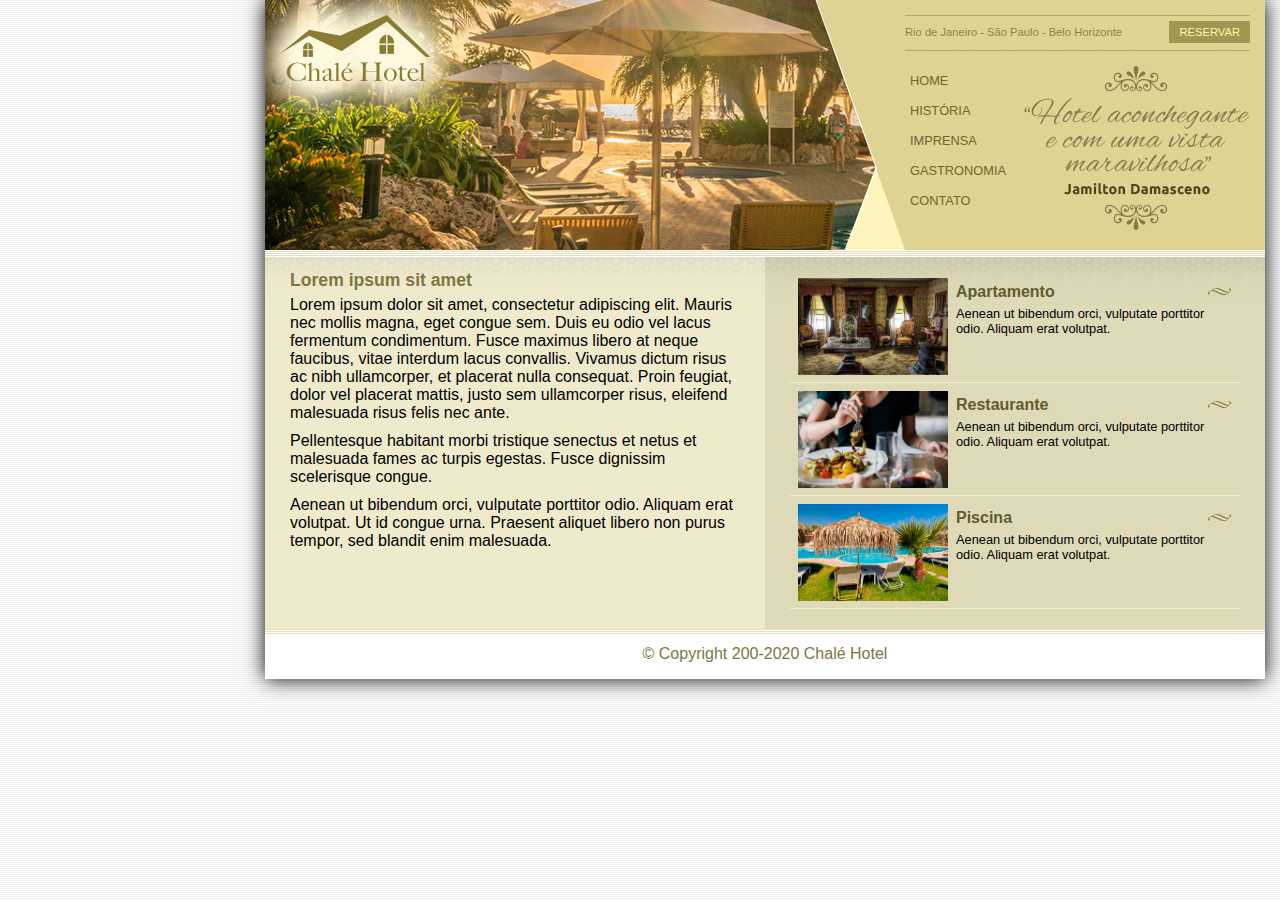
<file: chale-hotel/index.html>
<!DOCTYPE html>
<html>
<head>
	<title>Chalé - Hotel</title>
	<meta charset="utf-8">
	<link rel="stylesheet" type="text/css" href="css/estilo.css">
</head>

<body>

	<div id="container"><!-- Inicio do Container-->
		<div id="topo"><!-- inicio Topo -->
			<div id="area-logo">
				<h1 class="logo">
					<a href=""></a>
				</h1>
			</div>

			<div id="area-menu">
				<div id="conteudo-menu">
					<div id="menu-locais">
						<span class="locais">
							Rio de Janeiro - São Paulo - Belo Horizonte
						</span>
						<a class="reserva" href="">Reservar</a>
						<div style="clear: both;"></div>
					</div>

					<div id="menu">
						<ul id="navegacao">
							<li><a href="">Home</a></li>
							<li><a href="">História</a></li>
							<li><a href="">Imprensa</a></li>
							<li><a href="">Gastronomia</a></li>
							<li><a href="">Contato</a></li>
						</ul>
						<img class="depoimento" src="imagens/depoimento.png">
					</div>

				</div>
			</div>
		</div><!-- Fim  Topo -->

		<div id="area-principal">
			<div class="conteudo">
				<h2>
					Lorem ipsum sit amet
				</h2>
				<p>Lorem ipsum dolor sit amet, consectetur adipiscing elit. Mauris nec mollis magna, eget congue sem. Duis eu odio vel lacus fermentum condimentum. Fusce maximus libero at neque faucibus, vitae interdum lacus convallis. Vivamus dictum risus ac nibh ullamcorper, et placerat nulla consequat. Proin feugiat, dolor vel placerat mattis, justo sem ullamcorper risus, eleifend malesuada risus felis nec ante.</p>
				<p> Pellentesque habitant morbi tristique senectus et netus et malesuada fames ac turpis egestas. Fusce dignissim scelerisque congue.</p>
				<p>Aenean ut bibendum orci, vulputate porttitor odio. Aliquam erat volutpat. Ut id congue urna. Praesent aliquet libero non purus tempor, sed blandit enim malesuada. </p>
			</div>
		</div>

		<div id="area-lateral">
			<div class="conteudo">
				<ul id="beneficios">
					<li>
						<a href="">
						<img src="imagens/apartamento.jpg" width="150" alt="apartamento">
						<h3> Apartamento</h3>
						<p>Aenean ut bibendum orci, vulputate porttitor odio. Aliquam erat volutpat. </p>
						</a>
					</li>

					<li>
						<a href="">
						<img src="imagens/restaurante.jpg" width="150" alt="restaurante">
						<h3>Restaurante</h3>  
						<p>Aenean ut bibendum orci, vulputate porttitor odio. Aliquam erat volutpat. </p>
						</a>
					</li>

					<li>
						<a href="">
						<img src="imagens/piscina.jpg" width="150" alt="piscina">
						<h3>Piscina</h3> 
						<p>Aenean ut bibendum orci, vulputate porttitor odio. Aliquam erat volutpat. </p>
						</a>
					</li>

				</ul>
			</div>
		</div>
		<div id="rodape">
			<span>
				&copy; Copyright 200-2020 Chalé Hotel
			</span>
		</div>
	</div><!-- Fim do Container-->


</body>
</html>
</file>
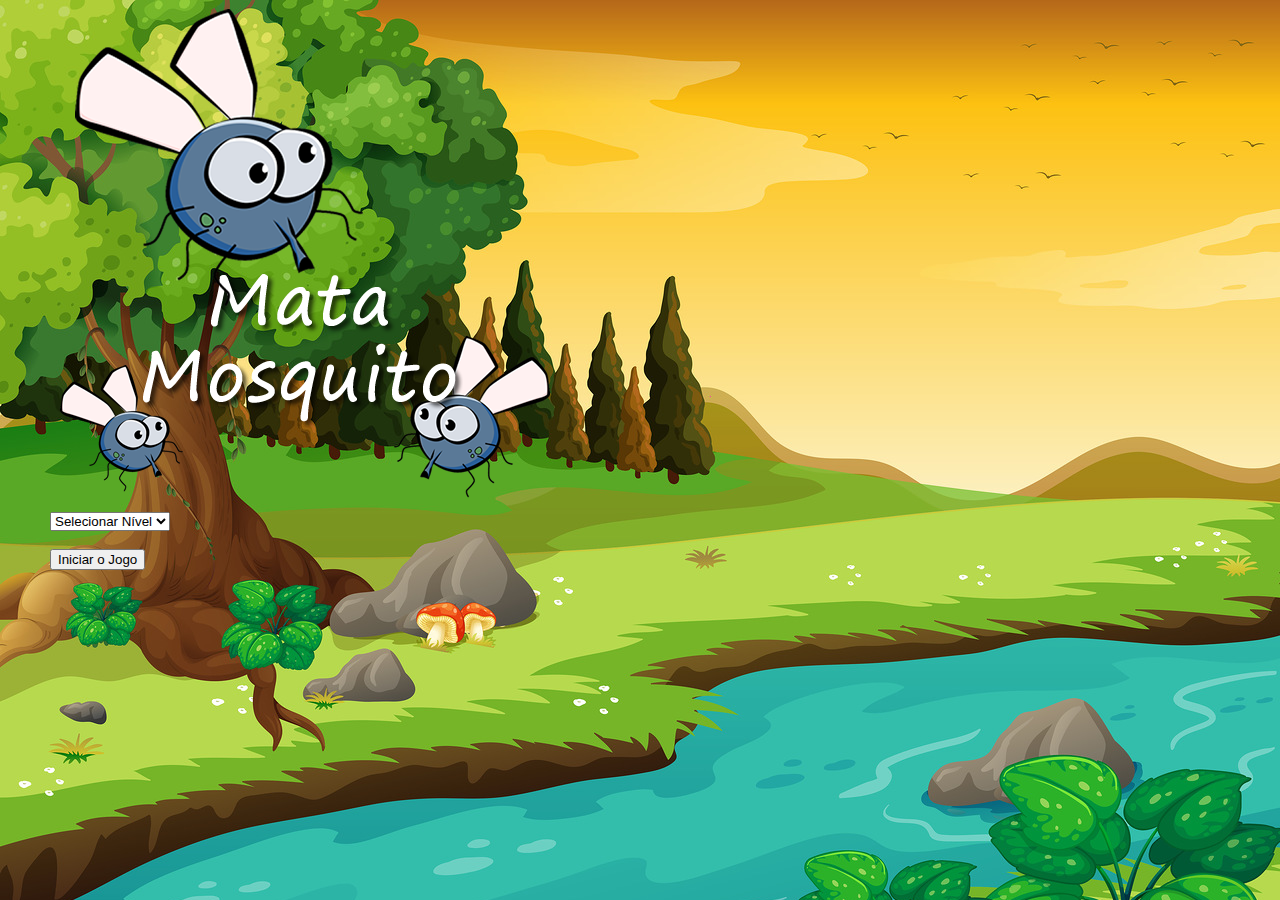
<file: jogo js/index.html>
<!DOCTYPE html>
<html>
<head>
	<title></title>
	<link href="https://cdn.jsdelivr.net/npm/bootstrap@5.0.0-beta1/dist/css/bootstrap.min.css" rel="stylesheet" integrity="sha384-giJF6kkoqNQ00vy+HMDP7azOuL0xtbfIcaT9wjKHr8RbDVddVHyTfAAsrekwKmP1" crossorigin="anonymous">
	<link rel="stylesheet" type="text/css" href="style.css">

	<script type="text/javascript">
		function iniciarJogo() {
			var nivel = document.getElementById('nivel').value

			if (nivel === '') {

				alert('Selecione um nível para iniciar o jogo')
				return false
			}

			window.location.href = 'app.html?' + nivel
		}
	</script>
</head>
<body>
		<div class="container">
			<div class="row">
				<div class="col">
					<div class="d-flex justify-content-center">
						<img src="imagens/game.png">
					</div>
					
				</div>
			</div>

			<div class="row">
				<div class="col">
					<div class="d-flex justify-content-center">
						<div class="mb-2">
							<select class="form-control" id="nivel">
							<option value=""> Selecionar Nível </option>
							<option value="normal">Normal</option>
							<option value="dificil">Difícil</option>]
							<option value="chuck norris">Chuck Norris</option>

						</select></div>
						
					</div>
					
				</div>
			</div> <br>
			
			<div class="row">
				<div class="col">
					<div class="d-flex justify-content-center">
						<button type="button" class="btn btn-danger btn-lg" onclick="iniciarJogo()" >Iniciar o Jogo</button>
					</div>
					
				</div>
			</div>
		</div>
</body>
</html>
</file>
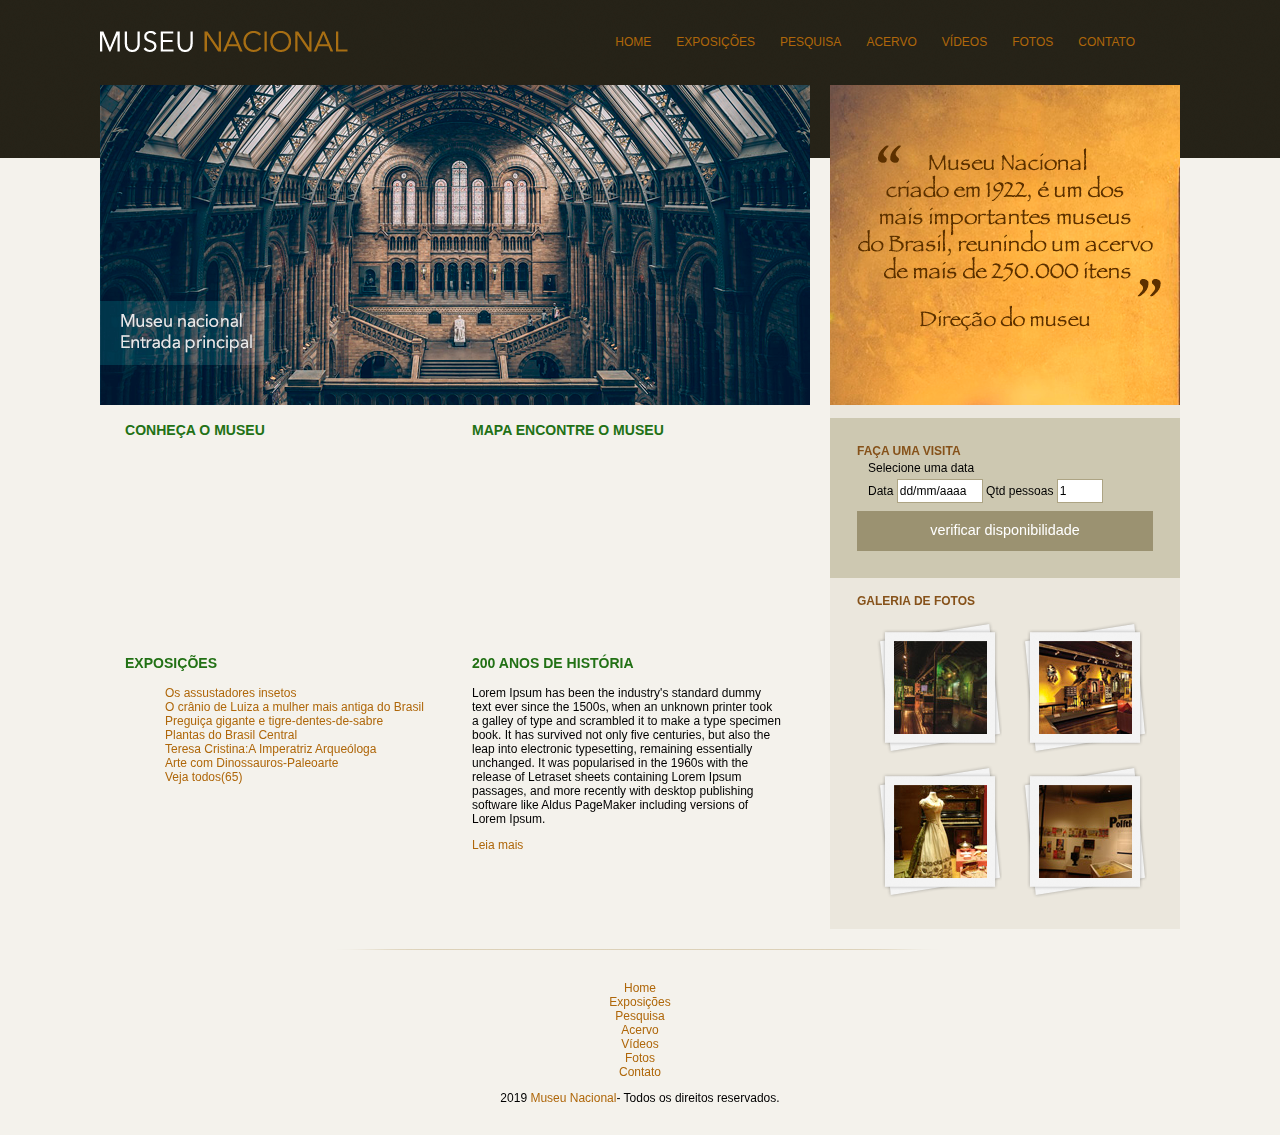
<file: museu-nacional/index.html>
<!DOCTYPE html>
<html>
<head>
	<title>Museu Nacional</title>
	<meta charset="utf-8">
	<!-- Nomarlize CSS-->

	<!--CSS-->
	<link rel="stylesheet" type="text/css" href="css/estilo.css">
	<link rel="stylesheet" type="text/css" href="css/normalize.css">
	<link href='https://fonts.googleapis.com/css?family=Open+Sans' rel='stylesheet' type='text/css'>
	<!--[if lt IE 9]>
		<script src="https://cdnjs.cloudflare.com/ajax/libs/html5shiv/3.7.3/html5shiv-printshiv.min.js"></script>
	<![endif]-->

</head>
<body>
	<div id="container"><!--Início Container -->

		<header><!--Início header-->
			<div id="logo">
				<h1>
					<a href="">Museu Nacional</a>
				</h1>
			</div>

			<nav><!--Início navegacao -->
				<ul>
					<li><a href="">Home</a></li>
					<li><a href="">Exposições</a></li>
					<li><a href="">Pesquisa</a></li>
					<li><a href="">Acervo</a></li>
					<li><a href="">Vídeos</a></li>
					<li><a href="">Fotos</a></li>
					<li><a href="">Contato</a></li>
				</ul>

			</nav><!--Fim navegacao  -->
			
		</header><!--Fim header -->

		<div id="principal"><!--Início Principal -->

			<div id="conteudo">
				<section id="capa">
					<img src="imagens/museu.png">
				</section>

				<section id="postagens">
					<article id="video">
						<h3>Conheça o Museu</h3>
						<iframe width="310" height="170" src="https://www.youtube.com/embed/RGUYb-hivrc" frameborder="0" allow="accelerometer; autoplay; clipboard-write; encrypted-media; gyroscope; picture-in-picture" allowfullscreen></iframe>
					</article>

					<article id="mapa">
						<h3>Mapa encontre o museu</h3>
						<iframe src="https://www.google.com/maps/embed?pb=!1m18!1m12!1m3!1d3675.206311663332!2d-43.22871222029057!3d-22.905759985085684!2m3!1f0!2f0!3f0!3m2!1i1024!2i768!4f13.1!3m3!1m2!1s0x997e58a085b7af%3A0x4d11e9a933d38ce3!2sMuseu%20Nacional%20-%20UFRJ!5e0!3m2!1spt-BR!2sbr!4v1609499279580!5m2!1spt-BR!2sbr" width="310" height="170" frameborder="0" style="border:0;" allowfullscreen="" aria-hidden="false" tabindex="0"></iframe>
					</article>

					<article id="exposicoes">
						<h3>Exposições</h3>
						<ul>
							<li><a href="">Os assustadores insetos</a></li>
							<li><a href="">O crânio de Luiza a mulher mais antiga do Brasil</a></li>
							<li><a href="">Preguiça gigante e tigre-dentes-de-sabre</a></li>
							<li><a href="">Plantas do Brasil Central</a></li>
							<li><a href="">Teresa Cristina:A Imperatriz Arqueóloga</a></li>
							<li><a href="">Arte com Dinossauros-Paleoarte</a></li>
							<li><a href="">Veja todos(65)</a></li>
						</ul>
					</article>

					<article id="historia">
						<h3>200 anos de história</h3>
						<p>Lorem Ipsum has been the industry's standard dummy text ever since the 1500s, when an unknown printer took a galley of type and scrambled it to make a type specimen book. It has survived not only five centuries, but also the leap into electronic typesetting, remaining essentially unchanged. It was popularised in the 1960s with the release of Letraset sheets containing Lorem Ipsum passages, and more recently with desktop publishing software like Aldus PageMaker including versions of Lorem Ipsum.</p>
						<a href="">Leia mais</a>
					</article>


				</section>
				
			</div>

			<aside>
				<section id="depoimento">
					<img src="imagens/depoimento.png">
				</section>

				<section id="visita"><!--Início seção visita -->
					<h4>Faça uma visita</h4>
					<form>
						<fieldset>
							<legend>Selecione uma data</legend>

							<label for="data">Data</label>
							<input class="campo" type="text" id="data" value="dd/mm/aaaa">

							<label for="qtd">Qtd pessoas</label>
							<input class="campo" style="width: 40px" type="text" id="qtd" value="1">

						</fieldset>

						<input class="botao" type="submit" value="verificar disponibilidade">
					</form>
				</section><!--fim seção visita -->

				<section id="galeria">

					<h4>Galeria de fotos</h4>
					<a href="">
						<img src="imagens/imagem1.jpg" height="93" width="93">
					</a>

					<a href="">
						<img src="imagens/imagem2.jpg" height="93" width="93">
					</a>
					
					<a href="">
						<img src="imagens/imagem3.jpg" height="93" width="93">
					</a>

					<a href="">
						<img src="imagens/imagem4.jpg" height="93" width="93">
					</a>
				</section>
			</aside>
			

			<footer id="rodape">
				<p>
					<li><a href="">Home</a></li>
					<li><a href="">Exposições</a></li>
					<li><a href="">Pesquisa</a></li>
					<li><a href="">Acervo</a></li>
					<li><a href="">Vídeos</a></li>
					<li><a href="">Fotos</a></li>
					<li><a href="">Contato</a></li>
				</p>

				
					<label>2019 <a href="">Museu Nacional</a>- Todos os direitos reservados.</label> 
				

				
			</footer>

		</div><!--Fim Principal  -->
	</div><!-- Fim do container -->

</body>
</html>
</file>
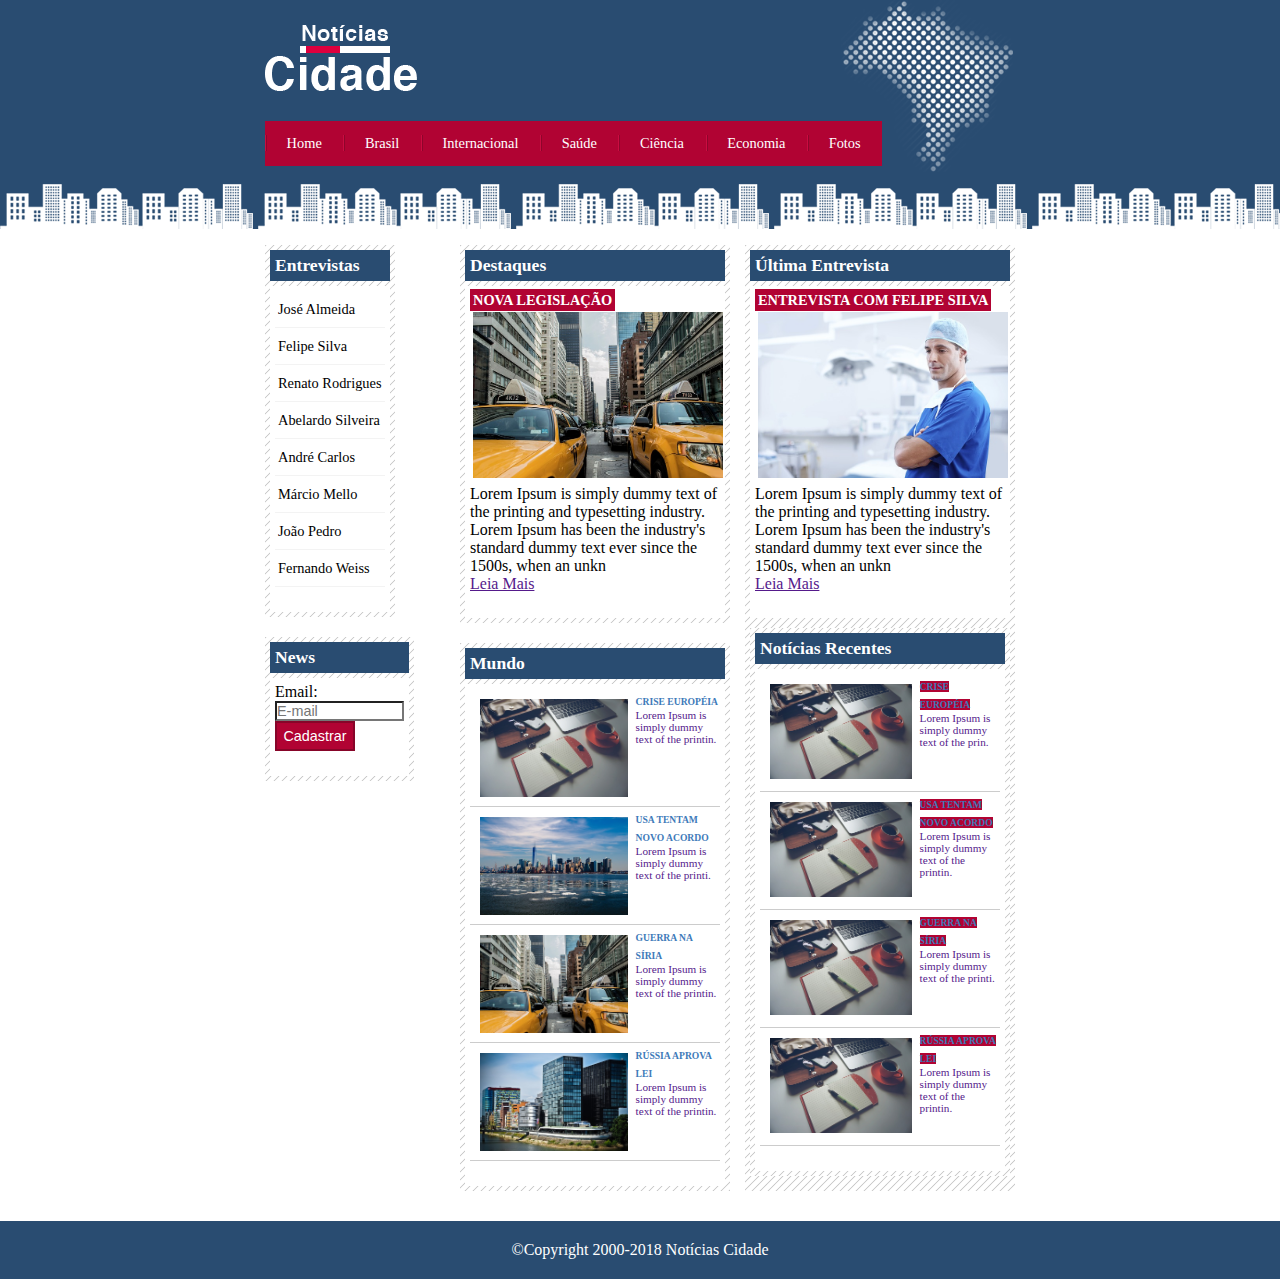
<file: site-noticias-cidade/index.html>
<!DOCTYPE html>
<html>
	<head>
		<meta charset="utf-8">
		<title>Notícias Cidade - Seu site de notícias</title>
		<link rel="stylesheet" type="text/css" href="estilo.css">
	</head>

	<body id="tres-colunas" class="home">
		<!--Início do Container -->
		<div id="container">
			<!--Inicio do topo-->
			<div id="topo">
				<h1 class="logo">Notícias Cidade</h1>
				<ul id="navegacao">
					<li><a id="home" href="index.html">Home</a></li>
					<li><a id="brasil" href="brasil.html">Brasil</a></li>
					<li><a id="internacional" href="internacional.html">Internacional</a></li>
					<li><a id="saude" href="saude.html">Saúde</a></li>
					<li><a id="ciencia" href="ciencia.html">Ciência</a></li>
					<li><a id="economia" href="economia.html">Economia</a></li>
					<li><a id="fotos" href="fotos.html">Fotos</a></li>

				</ul>
			</div><!--fim topo-->

			<!--Início Conteúdo-->
			<div id="conteudo">



				<!--Início Primario-->
				<div id="primario">
					<div class="caixa destaque">
						<h2>Destaques</h2>
						<div class="caixa-conteudo">
							<h3>Nova Legislação</h3>
							<img src="imagens/taxi.jpg" width="100%">
							<p>Lorem Ipsum is simply dummy text of the printing and typesetting industry. Lorem Ipsum has been the industry's standard dummy text ever since the 1500s, when an unkn</p>
							<a href="">Leia Mais</a>
						</div>
						
					</div>

					<div class="caixa">
						<h2>Mundo</h2>
						<div class="caixa-conteudo">
							<ul id="lista-noticias">
								<li>
									<a href="">
										<img src="imagens/tecnologia.jpg" width="60%">
										<h3> Crise Européia</h3>
										<p>Lorem Ipsum is simply dummy text of the printin.</p>
									</a>
									
								</li>
								<li>
									<a href="">
										<img src="imagens/cidade.jpg" width="60%">
										<h3>USA tentam novo acordo</h3>
										<p>Lorem Ipsum is simply dummy text of the printi.</p>
									</a>
									
								</li>

								<li>
									<a href="">
										<img src="imagens/taxi.jpg" width="60%">
										<h3> Guerra na Síria</h3>
										<p>Lorem Ipsum is simply dummy text of the printin.</p>
									</a>
									
								</li>

								<li>
									<a href="">
										<img src="imagens/mundo.jpg" width="60%">
										<h3>Rússia Aprova Lei</h3> 
										<p>Lorem Ipsum is simply dummy text of the printin.</p>
								</a>
									
								</li>
							</ul>
						</div>
						
					</div>
					
				</div><!--Fim Primario-->


				<!-- Início Secundario-->
				<div id="secundario">
					<div class="caixa destaque">
						<h2>Última Entrevista</h2>
						<div class="caixa-conteudo">
							<h3>Entrevista com Felipe Silva</h3>
							<img src="imagens/doutor.jpg" width="100%">
							<p>Lorem Ipsum is simply dummy text of the printing and typesetting industry. Lorem Ipsum has been the industry's standard dummy text ever since the 1500s, when an unkn</p>
							<a href="">Leia Mais</a>
						</div>
						

						<div class="caixa">
							<h2>Notícias Recentes</h2>
							<div class="caixa-conteudo">
								<ul id="lista-noticias">
								<li>
									<a href="">
										<img src="imagens/tecnologia.jpg" width="60%">
										<h3> Crise Européia</h3>
										<p>Lorem Ipsum is simply dummy text of the prin.</p>
									</a>
									
								</li>
								<li>
									<a href="">
											<img src="imagens/tecnologia.jpg" width="60%">
										<h3>USA tentam novo acordo</h3>
										<p>Lorem Ipsum is simply dummy text of the printin.</p>
									</a>
									
								</li>

								<li>
									<a href="">
											<img src="imagens/tecnologia.jpg" width="60%">
										<h3> Guerra na Síria</h3>
										<p>Lorem Ipsum is simply dummy text of the printi.</p>
									</a>
									
								</li>

								<li>
									<a href="">
											<img src="imagens/tecnologia.jpg" width="60%">
										<h3>Rússia Aprova Lei</h3> 
										<p>Lorem Ipsum is simply dummy text of the printin.</p>
									</a>
									
								</li>
							</ul>
							</div>
						
						</div>
					</div>
				</div><!--Fim Secundario-->


				<!--Início Lateral-->
				<div id="lateral">
					
					<div class="caixa">
						<h2>Entrevistas</h2>
						<div class="caixa-conteudo">
							<ul>
								<li><a href="">José Almeida</a></li>
								<li><a href="">Felipe Silva</a></li>
								<li><a href="">Renato Rodrigues</a></li>
								<li><a href="">Abelardo Silveira</a></li>
								<li><a href="">André Carlos</a></li>
								<li><a href="">Márcio Mello</a></li>
								<li><a href="">João Pedro </a></li>
								<li><a href="">Fernando Weiss</a></li>
							</ul>
						</div>
					</div>

					<div class="caixa">
						<h2>News</h2>
						<div class="caixa-conteudo">
							<form>
								<div>
									<label for="email">Email:</label>
									<input type="text" name="email" id="email" placeholder="E-mail">
								</div>
							</form>
							<div>
								<input class="submit" type="submit" value="Cadastrar">
							</div>

						</div>
					</div>
				</div><!--fim Lateral-->


			</div><!--Fim Conteúdo-->

		</div><!-- Fim do Container-->
			<div id="container-rodape" style="clear: both;">
				<div id="rodape" align="center">
					&copy;Copyright 2000-2018 Notícias Cidade
				</div>
		    </div>
	</body>
</html>
</file>
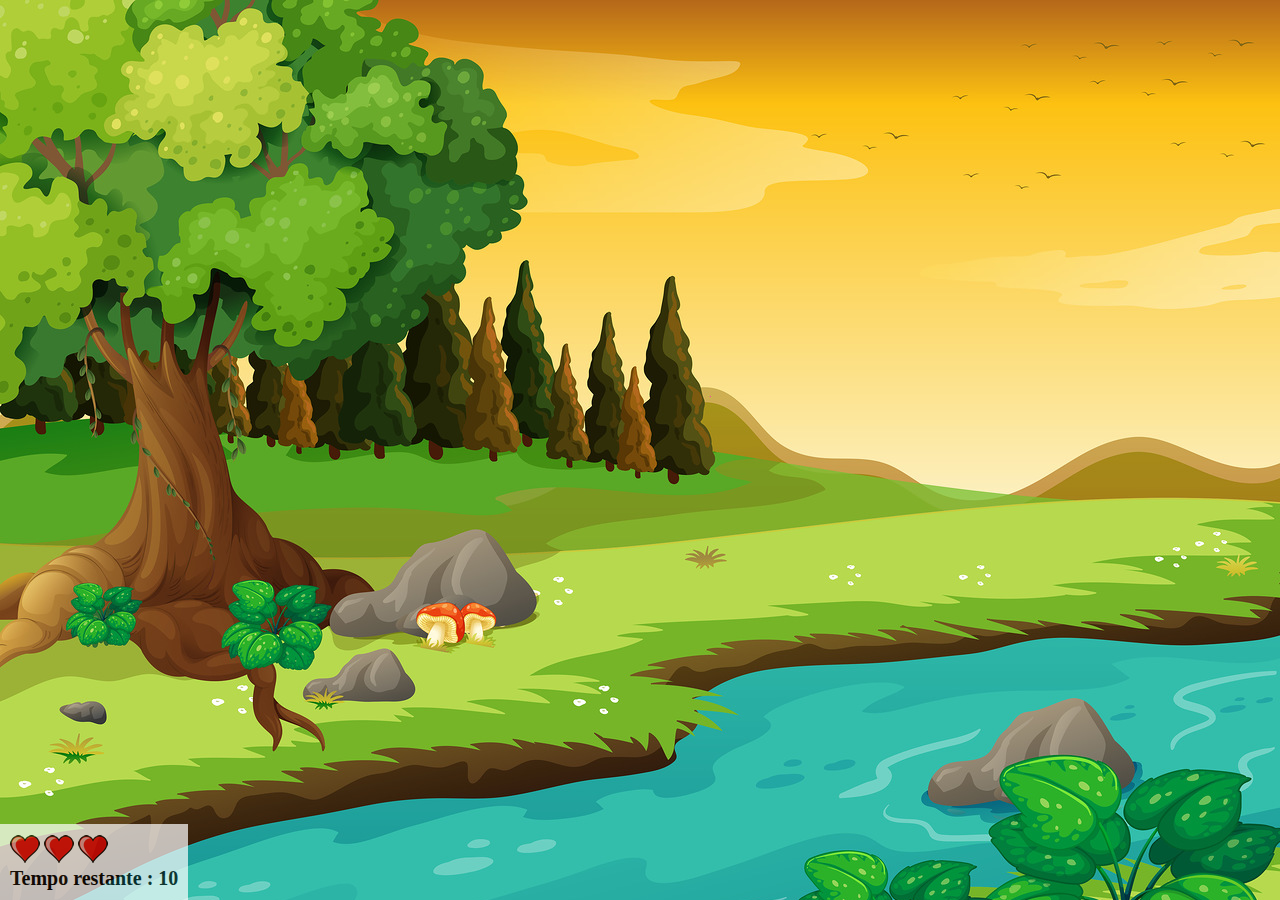
<file: jogo js/app.html>
<!DOCTYPE html>
<html>
<head>
	<title></title>
	<meta charset="utf-8">
	<link rel="stylesheet"  href="style.css">
	<script src="jogo.js">
		
	</script>
</head>
<body onresize="ajustaTamanhoPalcoJogo()">

	

		<div class="painel">

			<div class="vidas">
				<img id="v1" src="imagens/coracao_cheio.png">
				<img id="v2" src="imagens/coracao_cheio.png">
				<img id="v3" src="imagens/coracao_cheio.png">

			</div><br>
			<div class="cronometro"> Tempo restante : <span id="cronometro"></span> </div>
		</div>


	  <script>
	  	document.getElementById('cronometro').innerHTML = tempo

	  	var criaMosca =setInterval(function () {
	  		posicaoRandomica()
	  	}, criaMosquitoTempo)
	  </script>
</body>


</html>
</file>
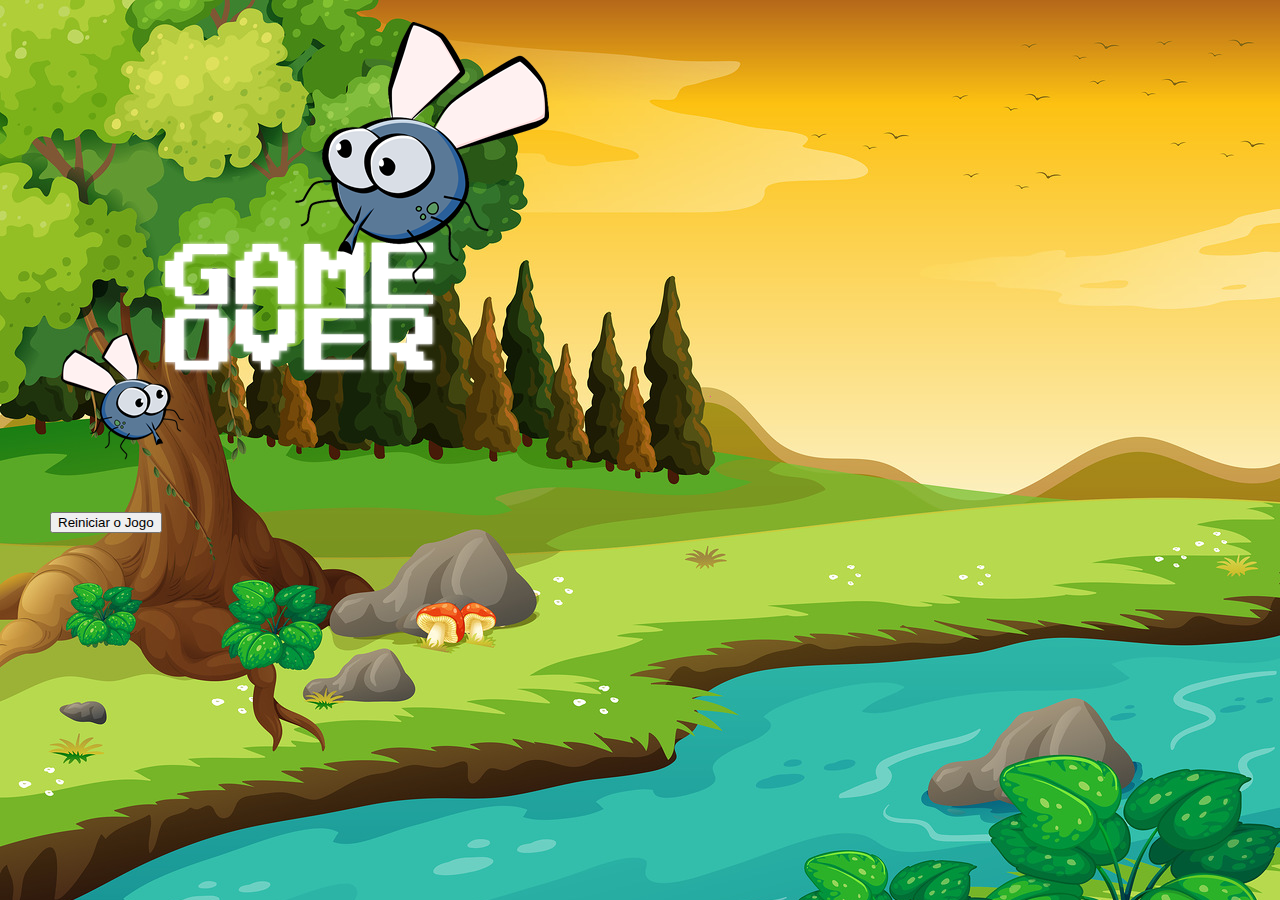
<file: jogo js/fim_de_jogo.html>
<!DOCTYPE html>
<html>
<head>
	<title></title>
	<link href="https://cdn.jsdelivr.net/npm/bootstrap@5.0.0-beta1/dist/css/bootstrap.min.css" rel="stylesheet" integrity="sha384-giJF6kkoqNQ00vy+HMDP7azOuL0xtbfIcaT9wjKHr8RbDVddVHyTfAAsrekwKmP1" crossorigin="anonymous">
	<link rel="stylesheet" type="text/css" href="style.css">
</head>
<body>
		<div class="container">
			<div class="row">
				<div class="col">
					<div class="d-flex justify-content-center">
						<img src="imagens/game_over.png">
					</div>
					
				</div>
			</div>
			
			<div class="row">
				<div class="col">
					<div class="d-flex justify-content-center">
						<button type="button" class="btn btn-dark btn-lg" onclick="window.location.href='index.html' ">Reiniciar o Jogo</button>
					</div>
					
				</div>
			</div>
		</div>
</body>
</html>
</file>
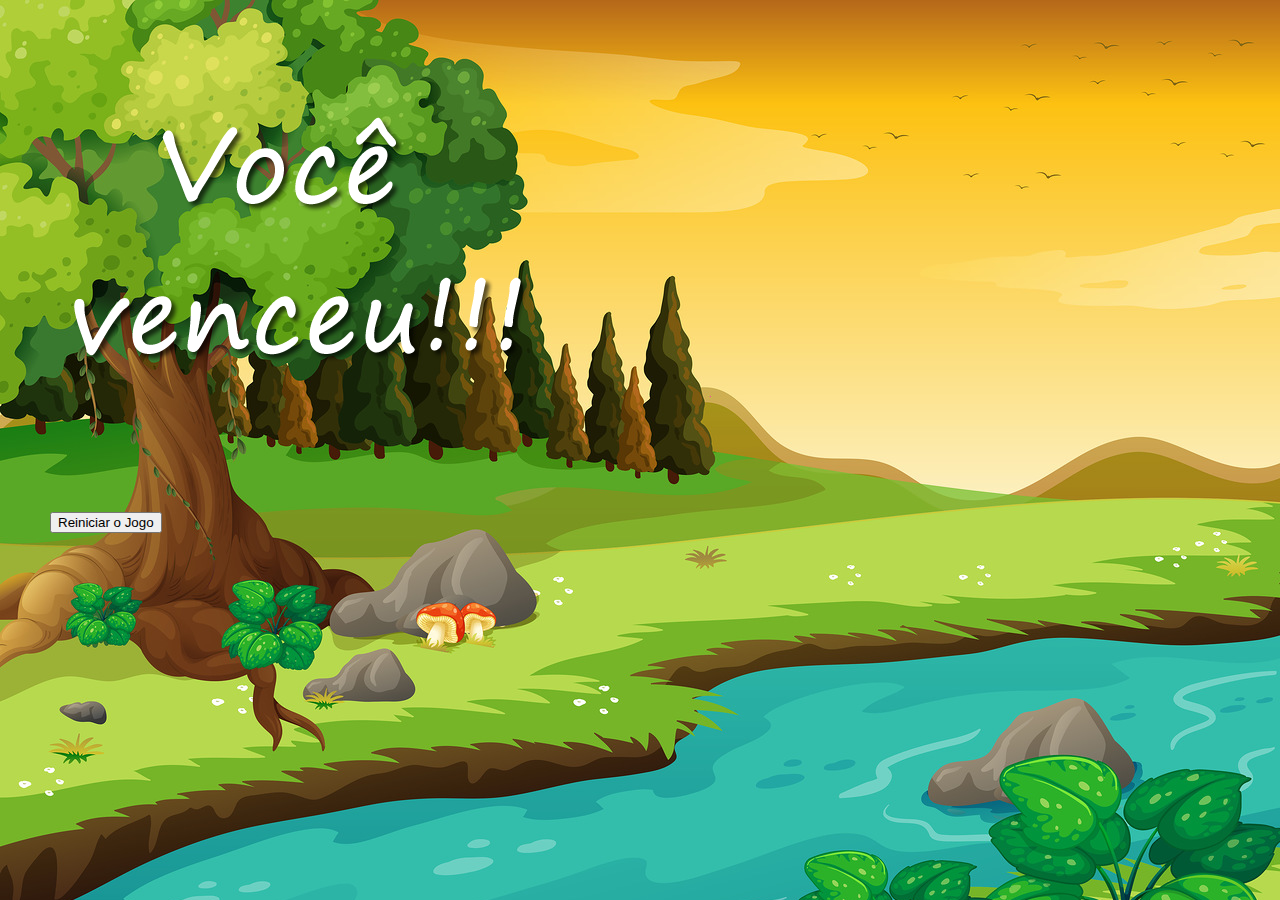
<file: jogo js/vitoria.html>
<!DOCTYPE html>
<html>
<head>
	<title></title>
	<link href="https://cdn.jsdelivr.net/npm/bootstrap@5.0.0-beta1/dist/css/bootstrap.min.css" rel="stylesheet" integrity="sha384-giJF6kkoqNQ00vy+HMDP7azOuL0xtbfIcaT9wjKHr8RbDVddVHyTfAAsrekwKmP1" crossorigin="anonymous">
	<link rel="stylesheet" type="text/css" href="style.css">
</head>
<body>
		<div class="container">
			<div class="row">
				<div class="col">
					<div class="d-flex justify-content-center">
						<img src="imagens/vitoria.png">
					</div>
					
				</div>
			</div>

			
			
			<div class="row">
				<div class="col">
					<div class="d-flex justify-content-center">
						<button type="button" class="btn btn-dark btn-lg" onclick="window.location.href='index.html' ">Reiniciar o Jogo</button>
					</div>
					
				</div>
			</div>
		</div>
</body>
</html>
</file>
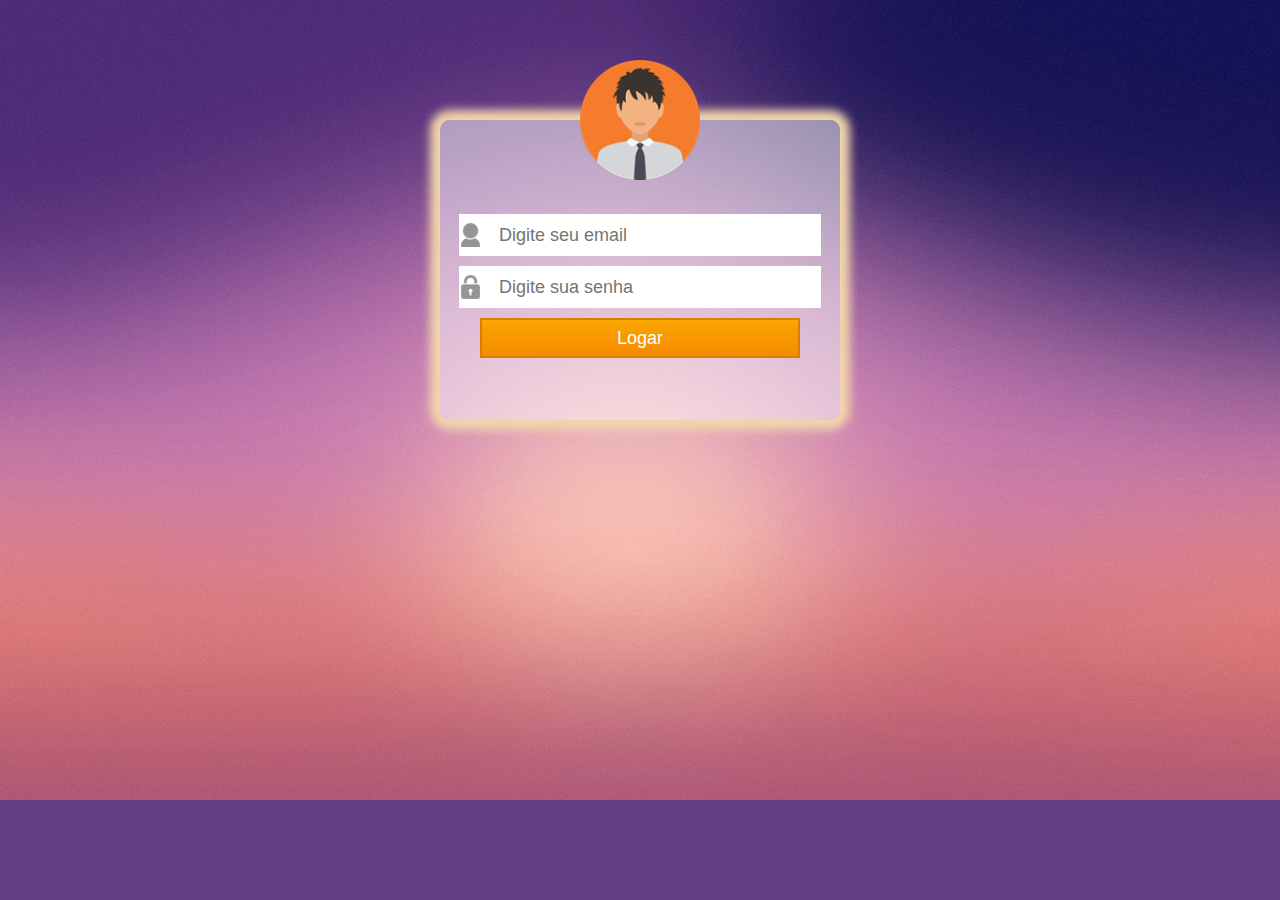
<file: login/formulario.html>
<!DOCTYPE html>
<html lang="pt-br">
    <head>
        <meta charset="utf-8">
        <title>Estilizando tabelas</title>
        <link rel="stylesheet" type="text/css" href="#">
        <style>
            body{
    font-family: "Trebuchet MS",Arial, Helvetica, sans-serif;
    background: #643d87 url('imagens/fundo.jpg')no-repeat top center;
}

#container{
    width: 400px;
    height: 300px;
    background-color: rgba(255,255,255,0.5);
    border-radius: 10px;
    margin:0 auto;
    margin-top: 120px;
    text-align: center;
    box-shadow: 0px 0px 10px 10px #9999 inset;
    box-shadow: 0px 0px 10px 10px #f1d5ab;
}

#container img{
    width: 120px;
    height: 120px;
    margin-top: -60px;
    margin-bottom: 30px;
  
}

input{
    height: 40px;
    width: 80%;
    font-size: 18px;
    margin-bottom: 10px;
    background-color: #fff;
    padding-left: 40px;
    border: none;
    background-repeat: no-repeat;
    background-position: 2px;
}

input.email{
    background-image: url('imagens/icone-usuario.png');
}
input.senha{
    background-image: url('imagens/icone-cadeado.png');
}

input.submit{
    color: #fff;
    background-color: #f5bd6a;
    border: 2px solid #db7d00;
    padding: 5px 20px;
    background: linear-gradient( to bottom, #faa600, #f68a00);
}
        </style>
    </head>

    <body>
        <div id="container">
            <img src="imagens/perfil.png">

            <form>
                <div>
                    <input class="email" type="text" name="email" id="email" placeholder="Digite seu email">
                    
                </div>

                <div>
                    <input class="senha"  type="password" name="senha" id="senha" placeholder="Digite sua senha">
                    
                </div>

                <div>
                    <input class="submit" type="submit" value="Logar">
                </div>
            </form>
        </div>

       
    </body>


</html>
</file>
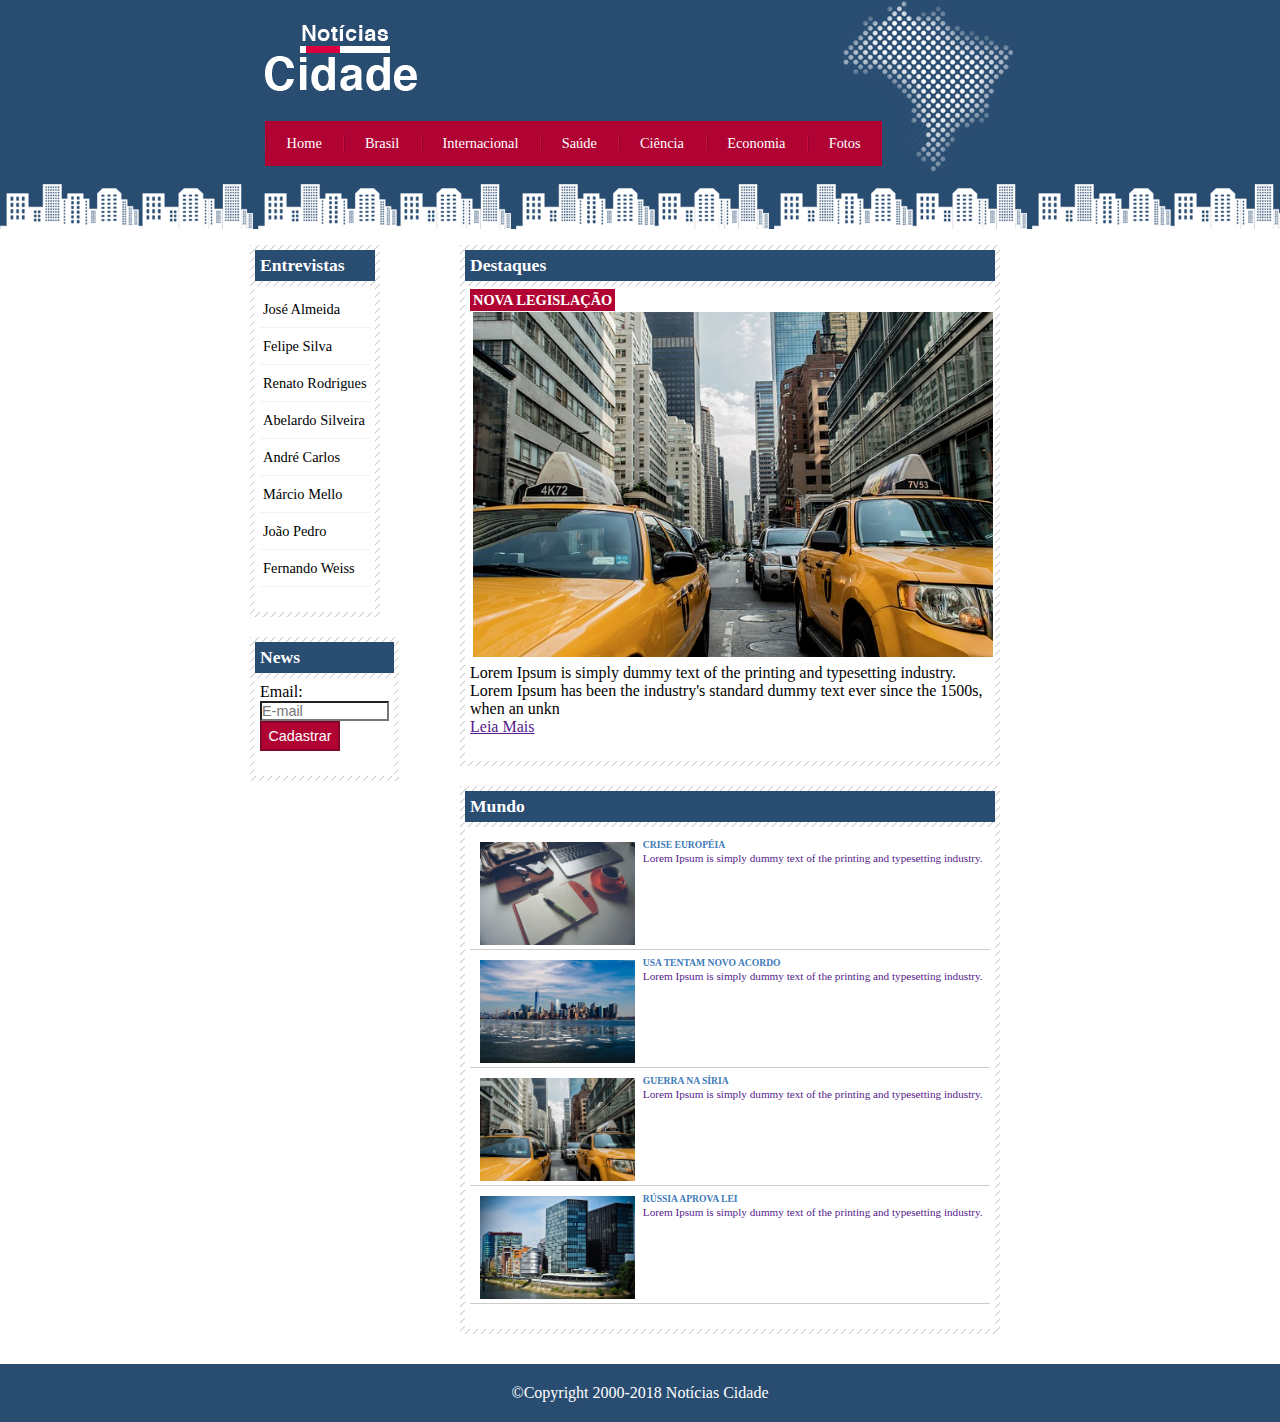
<file: site-noticias-cidade/brasil.html>
<!DOCTYPE html>
<html>
	<head>
		<meta charset="utf-8">
		<title>Brasil</title>
		<link rel="stylesheet" type="text/css" href="estilo.css">
	</head>

	<body id="duas-colunas" class="brasil">
		<!--Início do Container -->
		<div id="container">
			<!--Inicio do topo-->
			<div id="topo">
				<h1 class="logo">Notícias Cidade</h1>
				<ul id="navegacao">
					<li><a id="home" href="index.html">Home</a></li>
					<li><a id="brasil" href="brasil.html">Brasil</a></li>
					<li><a id="internacional" href="internacional.html">Internacional</a></li>
					<li><a id="saude" href="saude.html">Saúde</a></li>
					<li><a id="ciencia" href="ciencia.html">Ciência</a></li>
					<li><a id="economia" href="economia.html">Economia</a></li>
					<li><a id="fotos" href="fotos.html">Fotos</a></li>

				</ul>
			</div><!--fim topo-->

			<!--Início Conteúdo-->
			<div id="conteudo">



				<!--Início Primario-->
				<div id="primario">
					<div class="caixa destaque">
						<h2>Destaques</h2>
						<div class="caixa-conteudo">
							<h3>Nova Legislação</h3>
							<img src="imagens/taxi.jpg" width="100%">
							<p>Lorem Ipsum is simply dummy text of the printing and typesetting industry. Lorem Ipsum has been the industry's standard dummy text ever since the 1500s, when an unkn</p>
							<a href="">Leia Mais</a>
						</div>
						
					</div>

					<div class="caixa">
						<h2>Mundo</h2>
						<div class="caixa-conteudo">
							<ul id="lista-noticias">
								<li>
									<a href="">
										<img src="imagens/tecnologia.jpg" width="30%">
										<h3> Crise Européia</h3>
										<p>Lorem Ipsum is simply dummy text of the printing and typesetting industry.</p>
									</a>
									
								</li>
								<li>
									<a href="">
										<img src="imagens/cidade.jpg" width="30%">
										<h3>USA tentam novo acordo</h3>
										<p>Lorem Ipsum is simply dummy text of the printing and typesetting industry.</p>
									</a>
									
								</li>

								<li>
									<a href="">
										<img src="imagens/taxi.jpg" width="30%">
										<h3> Guerra na Síria</h3>
										<p>Lorem Ipsum is simply dummy text of the printing and typesetting industry.</p>
									</a>
									
								</li>

								<li>
									<a href="">
										<img src="imagens/mundo.jpg" width="30%">
										<h3>Rússia Aprova Lei</h3> 
										<p>Lorem Ipsum is simply dummy text of the printing and typesetting industry.</p>
								</a>
									
								</li>
							</ul>
						</div>
						
					</div>
					
				</div><!--Fim Primario-->


			

				<!--Início Lateral-->
				<div id="lateral">
					
					<div class="caixa">
						<h2>Entrevistas</h2>
						<div class="caixa-conteudo">
							<ul>
								<li><a href="">José Almeida</a></li>
								<li><a href="">Felipe Silva</a></li>
								<li><a href="">Renato Rodrigues</a></li>
								<li><a href="">Abelardo Silveira</a></li>
								<li><a href="">André Carlos</a></li>
								<li><a href="">Márcio Mello</a></li>
								<li><a href="">João Pedro </a></li>
								<li><a href="">Fernando Weiss</a></li>
							</ul>
						</div>
					</div>

					<div class="caixa">
						<h2>News</h2>
						<div class="caixa-conteudo">
							<form>
								<div>
									<label for="email">Email:</label>
									<input type="text" name="email" id="email" placeholder="E-mail">
								</div>
							</form>
							<div>
								<input class="submit" type="submit" value="Cadastrar">
							</div>

						</div>
					</div>
				</div><!--fim Lateral-->


			</div><!--Fim Conteúdo-->

		</div><!-- Fim do Container-->
			<div id="container-rodape" style="clear: both;">
				<div id="rodape" align="center">
					&copy;Copyright 2000-2018 Notícias Cidade
				</div>
		    </div>
	</body>
</html>
</file>
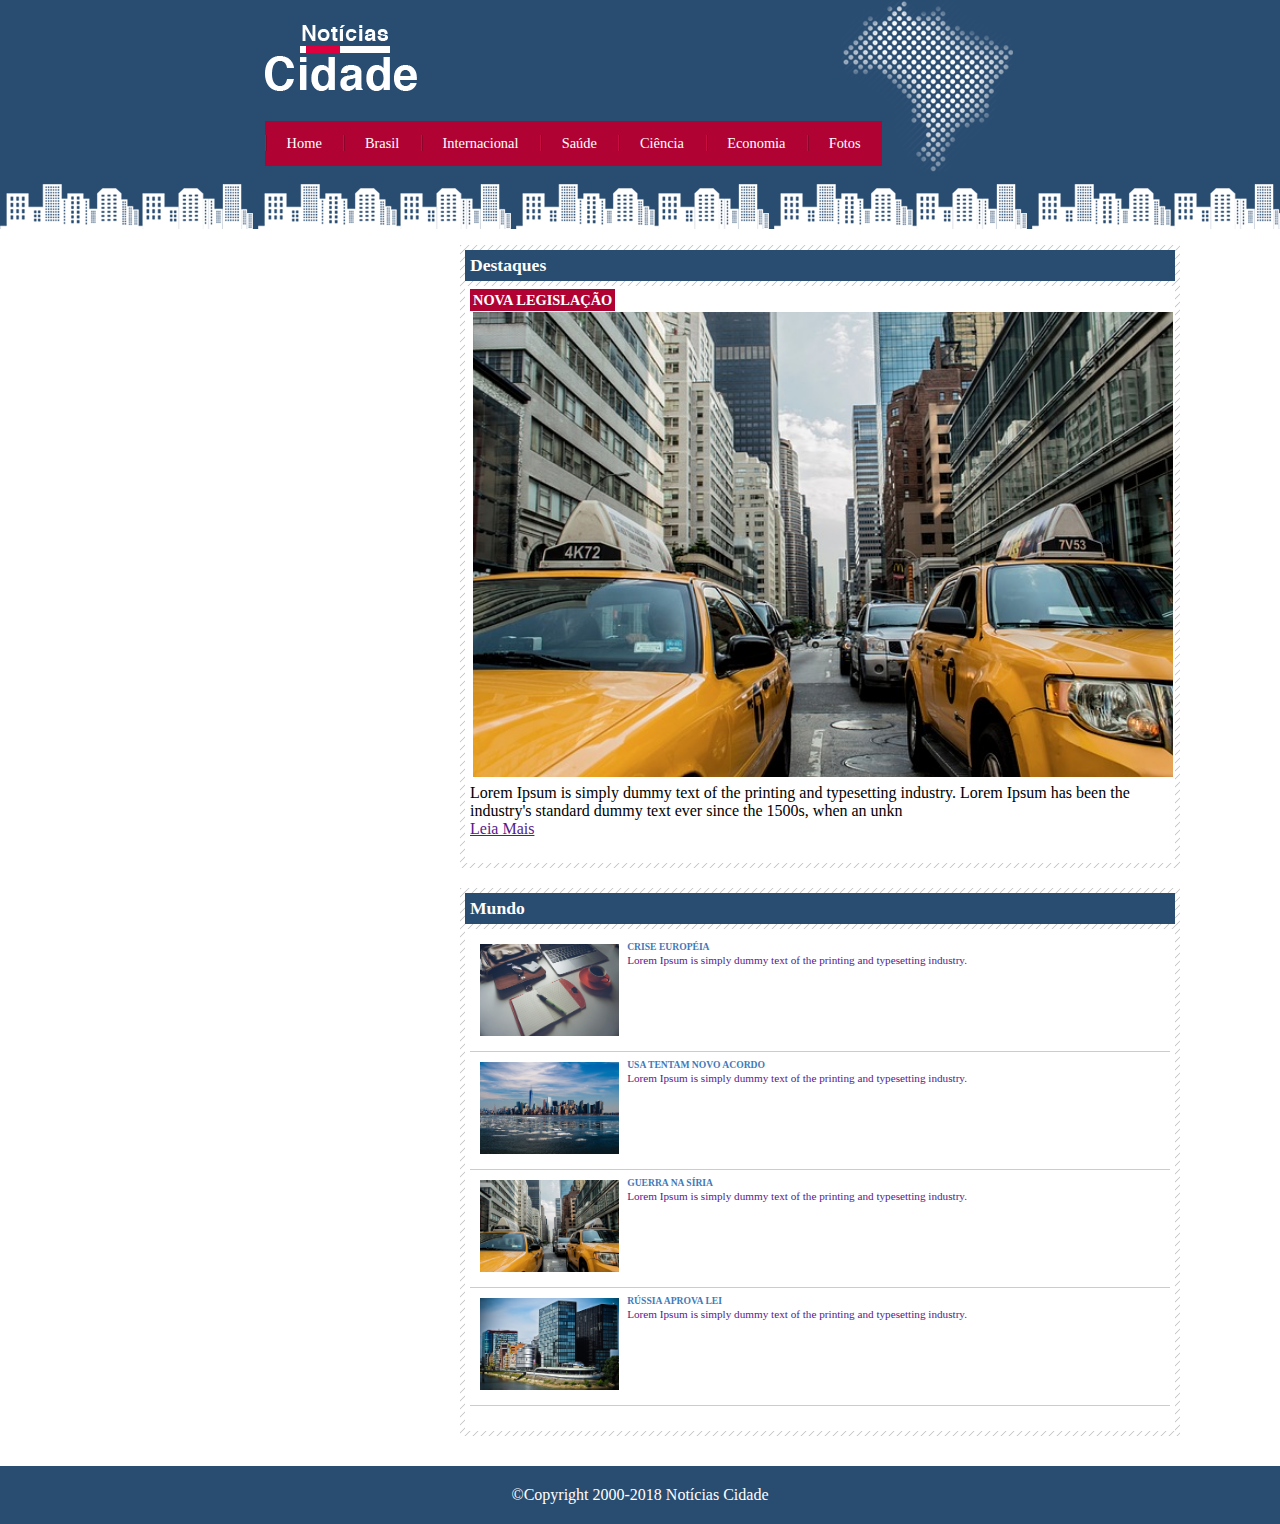
<file: site-noticias-cidade/fotos.html>
<!DOCTYPE html>
<html>
	<head>
		<meta charset="utf-8">
		<title>Fotos</title>
		<link rel="stylesheet" type="text/css" href="estilo.css">
	</head>

	<body id="uma-coluna" class="fotos">
		<!--Início do Container -->
		<div id="container">
			<!--Inicio do topo-->
			<div id="topo">
				<h1 class="logo">Notícias Cidade</h1>
				<ul id="navegacao">
					<li><a id="home" href="index.html">Home</a></li>
					<li><a id="brasil" href="brasil.html">Brasil</a></li>
					<li><a id="internacional" href="internacional.html">Internacional</a></li>
					<li><a id="saude" href="saude.html">Saúde</a></li>
					<li><a id="ciencia" href="ciencia.html">Ciência</a></li>
					<li><a id="economia" href="economia.html">Economia</a></li>
					<li><a id="fotos" href="fotos.html">Fotos</a></li>

				</ul>
			</div><!--fim topo-->

			<!--Início Conteúdo-->
			<div id="conteudo">



				<!--Início Primario-->
				<div id="primario">
					<div class="caixa destaque">
						<h2>Destaques</h2>
						<div class="caixa-conteudo">
							<h3>Nova Legislação</h3>
							<img src="imagens/taxi.jpg" width="100%">
							<p>Lorem Ipsum is simply dummy text of the printing and typesetting industry. Lorem Ipsum has been the industry's standard dummy text ever since the 1500s, when an unkn</p>
							<a href="">Leia Mais</a>
						</div>
						
					</div>

					<div class="caixa">
						<h2>Mundo</h2>
						<div class="caixa-conteudo">
							<ul id="lista-noticias">
								<li>
									<a href="">
										<img src="imagens/tecnologia.jpg" width="20%">
										<h3> Crise Européia</h3>
										<p>Lorem Ipsum is simply dummy text of the printing and typesetting industry.</p>
									</a>
									
								</li>
								<li>
									<a href="">
										<img src="imagens/cidade.jpg" width="20%">
										<h3>USA tentam novo acordo</h3>
										<p>Lorem Ipsum is simply dummy text of the printing and typesetting industry.</p>
									</a>
									
								</li>

								<li>
									<a href="">
										<img src="imagens/taxi.jpg" width="20%">
										<h3> Guerra na Síria</h3>
										<p>Lorem Ipsum is simply dummy text of the printing and typesetting industry.</p>
									</a>
									
								</li>

								<li>
									<a href="">
										<img src="imagens/mundo.jpg" width="20%">
										<h3>Rússia Aprova Lei</h3> 
										<p>Lorem Ipsum is simply dummy text of the printing and typesetting industry.</p>
								</a>
									
								</li>
							</ul>
						</div>
						
					</div>
					
				</div><!--Fim Primario-->


			

			


			</div><!--Fim Conteúdo-->

		</div><!-- Fim do Container-->
			<div id="container-rodape" style="clear: both;">
				<div id="rodape" align="center">
					&copy;Copyright 2000-2018 Notícias Cidade
				</div>
		    </div>
	</body>
</html>
</file>
<file: chale-hotel/css/estilo.css>
/*Estrutura do Site*/
*{
	margin: 0;
	padding: 0;
}

body{

	font-family: sans-serif;
	background: #fff url(../imagens/bg.png);
	margin: 15px;
}

a{
	text-decoration: none;
}

#container{
	background: #ede9cc url(../imagens/bg-container.png)top center repeat-y;
	margin-top: -15px;
	margin-left: 250px;
	min-width: 740px;
	max-width: 1180px;
	justify-content: center;
	box-shadow: 0 0 20px 0;
	align-content: center;
}

#topo{
	background: #dbcd87;
	height: 15.4em;
	min-height: 250px;
	position: relative;

}

#area-logo{
	background: url(../imagens/topo-imagem-principal.png)no-repeat;
	width: 100%;
	height: 250px;
	position: absolute;
	top: 0;
	left: 0;
	z-index: 1;
}

.logo a{
	position: absolute;
	top: 15px;
	left: 15px;
	z-index: 3;
	background: url(../imagens/logo.png)no-repeat;
	width: 151px;
	height: 66px;


}

#area-menu{
	background: url(../imagens/topo-imagem-lateral.png)no-repeat;
	top: 0;
	right: 0;
	width: 450px;
	height: 250px;
	position: absolute;
	z-index: 2;
}

#conteudo-menu{
	margin-left: 90px;
	margin-right: 15px;
	padding-top: 15px;


}

#menu-locais{
	border-bottom: 1px solid #b5ab56;
	border-top: 1px solid #b5ab56;
	padding-top: 5px;
	padding-bottom: 5px;
	font-size: 0.7em;
	color: #8b8448;

	

}

#menu-locais .locais{
	float: left;
	line-height: 2.1em;

}

a.reserva{
	text-transform: uppercase;
	background: #a29750;
	color: #fff5b0;
	padding: 5px 10px;
	float: right;

}

/** Barra de navegação vertical**/

#menu{
	margin-top: 15px;


}

ul{
	list-style: none;
}

ul#navegacao{
	float: left;
}

ul#navegacao a{
	text-transform: uppercase;
	font-size: 0.8em;
	padding: 5px;
	color: #6e672c;
	line-height: 30px;
}

ul#navegacao a:hover{
	background: #fdfcbe;
}

.depoimento{
	width: 226px;
	height: 164px;
	float: right;
	
}

/*** Área de conteúdos ***/

#area-principal{
	background: url(../imagens/bg-area-principal.png)top left repeat-x;
	float: left;
	width: 50%;
	padding: 15px 0;



}

#area-lateral{
	background: url(../imagens/bg-area-lateral.png)top left repeat-x;
	float: right;
	width: 50%;
	padding: 20px 0px;
}



#beneficios li{
	padding: 8px;
	border-bottom: 1px solid #f3efcb;
	height: 6em;

}
#beneficios li a img{
	float: left;
	margin-right: 8px;
}

#beneficios li a p{
	color: #000;
	font-size: 0.8em;
}

#beneficios li a h3{
	font-size: 1em;
	color: #615b2d;
	padding: 5px 0;
	background: url(../imagens/ornamento.png)no-repeat center right;

}


#beneficios li:hover{
	background: #fdfcbe;
}



.conteudo{
	margin: 0 auto;
	width: 90%;

}

#rodape{
	clear: both;
	padding: 16px;
	background: #fff url(../imagens/bg-rodape.png)repeat-x top;
	color: #7d7640;
	text-align: center;
}

/**Formatações de Textos **/

h2{
	color: #7d7640;
	font-size: 1.1em;
	padding: 5px 0px;
}

p{
	font-size: 1em;
	margin-bottom: 10px;
}
</file>
<file: jogo js/style.css>
html{
	cursor: url(imagens/mata_mosca.png) 30 30, auto;

}

body{
	background-image: url(imagens/bg.jpg);
	background-repeat: no-repeat;
	margin-left: 50px;
	width: 100%;

}

.mosquito1{
	width: 50px;
	height: 50px;
}

.mosquito2{
	width: 70px;
	height: 70px;
}

.mosquito3{
	width: 90px;
	height: 90px;
}

.ladoA{

	transform:  scaleX(1);
}

.ladoB{
	transform: scaleX(-1);
}

.painel{
	position: absolute;
	widows: 190px;
	padding: 10px;
	left: 0;
	bottom: 0;
	border-top: solid 1px #fff;
	background-color: #fff;
	opacity: 0.7;
}

.vidas{
	float: left;

}

.cronometro{
	float: left;
	font-size: 20px;
	font-weight: bold;
}
</file>
<file: museu-nacional/css/estilo.css>
body{
	background: #f4f2ec url(../imagens/fundo.png)repeat-x;
	font: 12px "Lucida Grande", "Lucida Sans Unicode", Arial, sans-serif;
}

li{
	list-style-type: none;

}

#container{
	width: 1080px;
	margin: 0 auto;
}

a:link, a:active, a:visited{
	color: #af670a;
	text-decoration: none;
}

a:hover{
	color: #227115;
}

#logo h1{
	float: left;
}

#logo a{
	width: 248px;
	height: 21px;
	background: url(../imagens/logo.png)no-repeat;
	text-indent: -9999px;
	display: block;

}

header{
	padding: 15px 0;
	height: 55px;
}

nav ul{
	list-style: none;
	margin: 20px;
	float: right;
}

nav ul li{
	float: left;
}

nav ul li a:link{
	display: block;
	margin-right: 25px;
	padding-bottom: 3px;
	text-transform: uppercase;
}

nav ul li a:hover{
	border-bottom:  1px solid #535858;
}




#conteudo{
	width: 710px;
	float: left;
	margin-bottom: 20px;

}

aside{
	width: 350px;
	float: right;
	background: #ebe7dd;
	padding-bottom: 30px;
	margin-bottom: 20px;
}

section#visita {
	background: #cdc8b1;
	padding: 10px 27px 27px 27px;
	margin-top: 10px;
}

section#galeria{
	padding: 0 27px 0 27px;
}

section#galeria a {
	display: block;
	background: url(../imagens/fundo-foto.png)no-repeat;
	float: left;
	padding: 17px 15px 18px 15px;
	margin: 10px 0 0 20px;
}

section#galeria img{
	margin-left: 2px;
	margin-top: 3px;
}

h3{
	color: #227115;
	text-transform: uppercase;
	margin-bottom: 15px;
}

h4{
	color: #86521a;
	text-transform: uppercase;
	padding-bottom: 3px;
	margin-bottom: 0;
}

input {
	height: 20px;
	background: #fff;
	border: none;
	font-size: 1em;
	width: 80px;

}

input.campo{
	border: 1px solid #ada484;
}

input.botao{
	background: #9b9271;
	color: white;
	width: 100%;
	height: 40px;
	font-size: 1.2em;
}

fieldset{
	border: none;
}

legend{
	display: none;
}

article#video{
	float: left;
	width: 310px;
	margin-left: 25px;
}

article#mapa{
	float: left;
	width: 310px;
	margin-left: 37px;
}

article#exposicoes{
	float: left;
	width: 310px;
	margin:  15px 0 0 25px;
}

article#historia{
	float: left;
	width: 310px;
	margin:  15px 0 0 37px;
}

footer{
	clear: both;
	padding: 20px 0 30px 0;
	text-align: center;
	background: url(../imagens/fundo-rodape.png)no-repeat center top;
	margin-top: 20px;
}

footer>p a{

	padding: 2px 10px;
}
</file>
<file: site-noticias-cidade/estilo.css>
*{
	margin: 0;
	padding: 0;
}

body{

	font-family: "Trebuchet MS" Helvetica;
	background:#fff url(imagens/fundo.png)repeat-x;
}

#container{
	width: 750px;
	margin: 0 auto;
	
}

#topo{
	height: 150px;
	padding-top: 25px;
	background: url(imagens/detalhe-topo.png)no-repeat right;

}

.logo{
	width: 152px;
	height: 66px;
	background: url(imagens/logo.png);
	text-indent: -3000px;
}

ul{
	margin: 0;
	padding: 0;
	list-style-type: none;
}

#topo ul{
	background: #b10333;
	margin-top: 30px;
	float: left;
}

#topo ul li{
	float: left;
}

#topo ul a {
	font-size: 0.9em;
	display: block;
	padding: 0.5em 1.5em;
	line-height: 2.1em;
	text-decoration: none;
	color: white;
	background: url(imagens/divisor.png)no-repeat left center;
}

#topo ul a:hover{
	color: #69001d;
}

body.home #navegacao a#home,
body.brasil #navegacao a#brasil,
body.internacional #navegacao a#internacional,
body.saude #navegacao a#saude,
body.ciencia #navegacao a#ciencia,
body.economia #navegacao a#economia,
body.fotos #navegacao a#fotos,
{
	color: white;
	background: #de003e;

}

/**Area de Conteudo**/

#conteudo{
	margin-top: 60px;

	background: #f5f5f5;
}

#lateral{
	width: 180px;
	float: left;
	margin: 0 0 20px -750px;
}

#tres-colunas #primario{
	width: 270px;
	margin: 0px 0 20px 195px;
	float: left;
}

#duas-colunas #primario{
	width: 540px;
	margin: 0px 0px 20px 195px;
	float: left;

}

#uma-coluna #primario{
	width: 720px;
	margin: 0px 0 20px 195px;
	float: left;
}

#secundario{
	width: 270px;
	margin: 0px 0 20px 15px;
	float: left;
}






.caixa{
	background: #f3f3f3 url(imagens/fundo-caixa.png);
	margin: 10px 0;
	padding: 5px  5px;
	float: left;
	
	
}

.caixa-conteudo{
	background: #fff;
	padding: 5px;
	margin-top: 5px;
	padding-bottom: 25px;
	float: left;
	
}

#lateral ul a{
	font-size: 0.9em;
	padding: 3px;
	display: block;
	line-height: 30px;
	color: #000;
	text-decoration: none;
	border-bottom: 1px solid #f3f3f3;
}
#lateral ul a:hover{
	background: #f9f9f9 url(imagens/marcador.png)no-repeat left;
	color: #a1a1a1;
	padding-left: 25px;
}

label{
	display: block;
	cursor: pointer;
}

input {
	font-size: 0.9em;
	background-color: #fff;
	width: 125px;
}

input.submit{
	width: 80px;
	color: #fff;
	background-color: #b10333;
	border: 2px solid #870529;
	padding: 5px;
}

img{
	border: 2px #dfdfdf;
	padding:3px;
}

h3{
	text-transform: uppercase;
	display: inline;
    font-size:0.9em;
	padding: 3px;
}
 .destaque h3{
 	background: #b10333;
 	color: #fff;
 }
#container-rodape{
	background: #294c71;
	padding: 20px;
}

#lista-noticias li{
	padding: 2px;
	border-bottom: 1px solid #ccc;
	height: 65px;
    float: left;
	padding-bottom: 50px;
}

#lista-noticias li a img{
	float: left;
	margin: 5px;

}

#lista-noticias li a{
	text-decoration: none;
	
	
}

#lista-noticias li a h3{
	font-size: 0.6em;
	padding: 0;
	color: #3e7ab9;
	line-height: 0.5em;
	
}

#lista-noticias li a p{
	font-size: 0.7em;
}

#lista-noticias li:hover{
	background: #eee;
	cursor: pointer;
}

#rodape{
	color: white;
}

h2{
	font-size: 1.1em;
	background: #294c71;
	color: #fff;
	padding: 5px;
}
</file>
